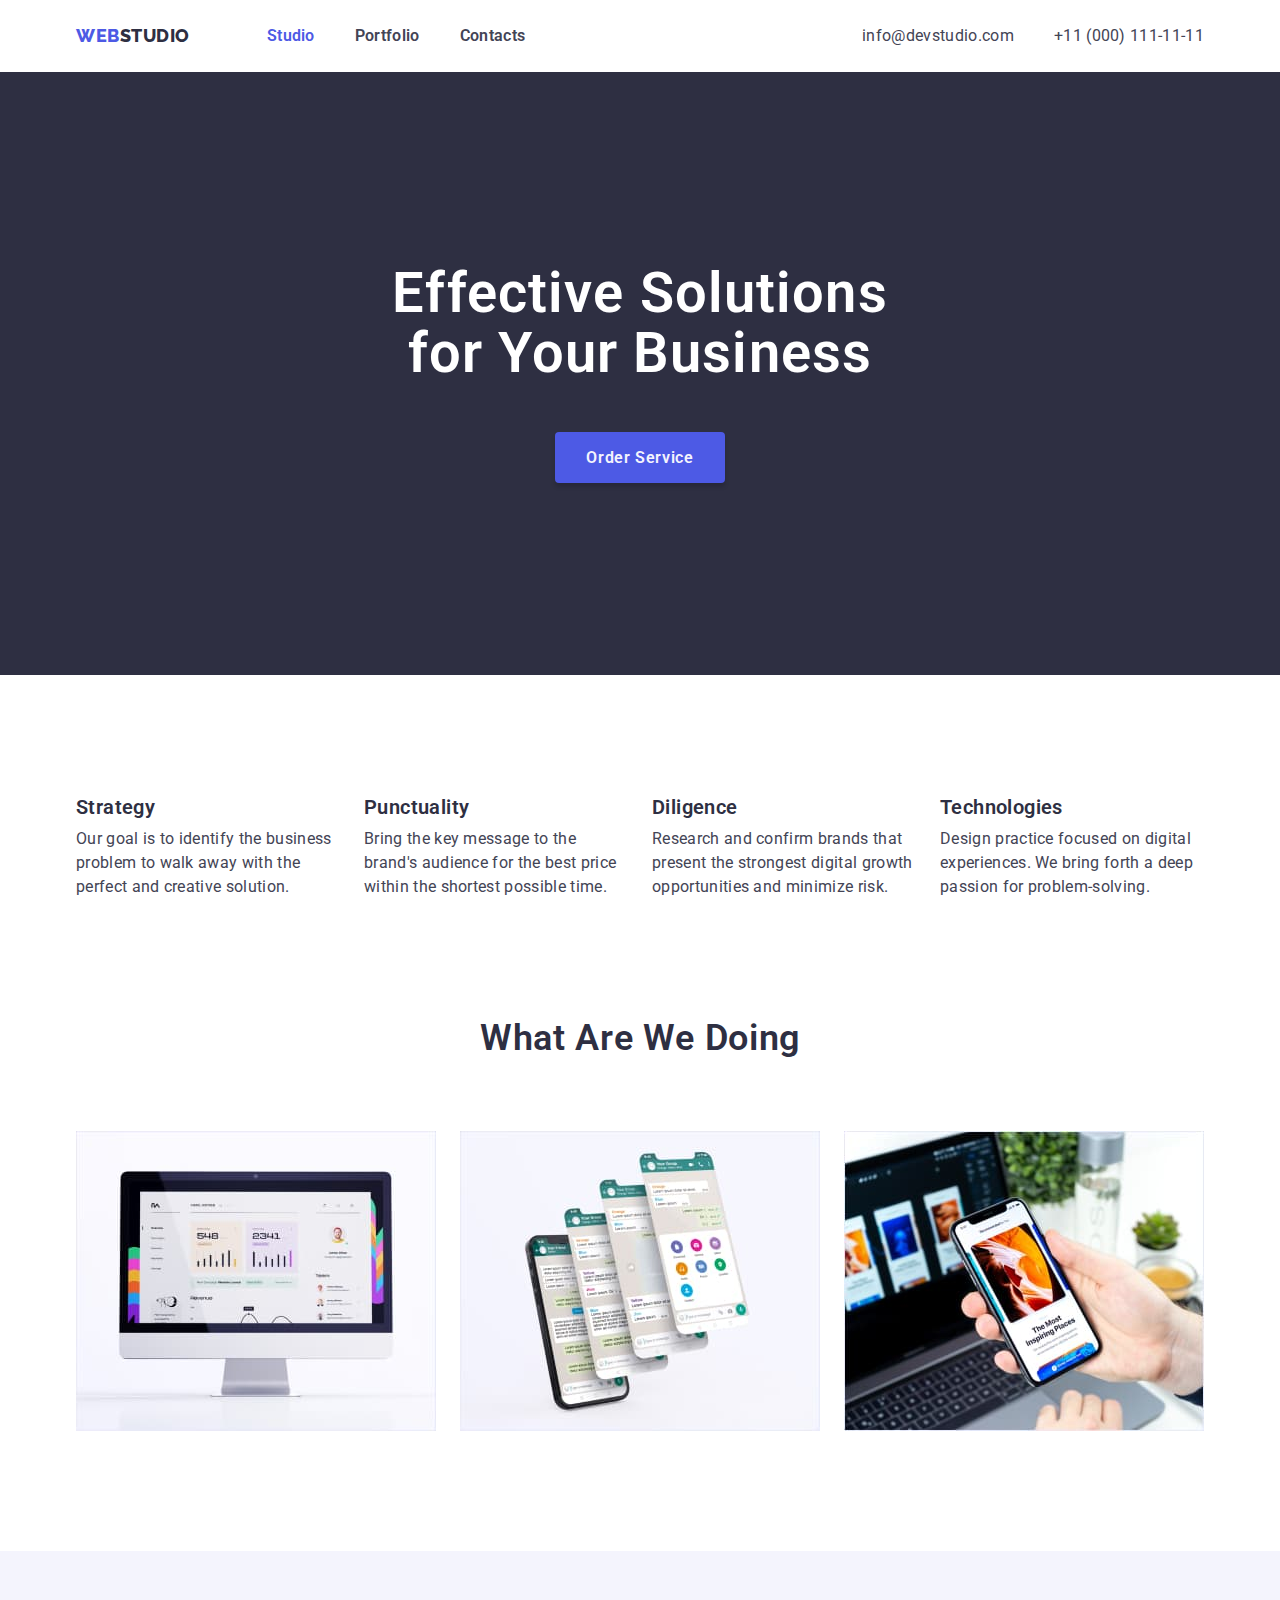
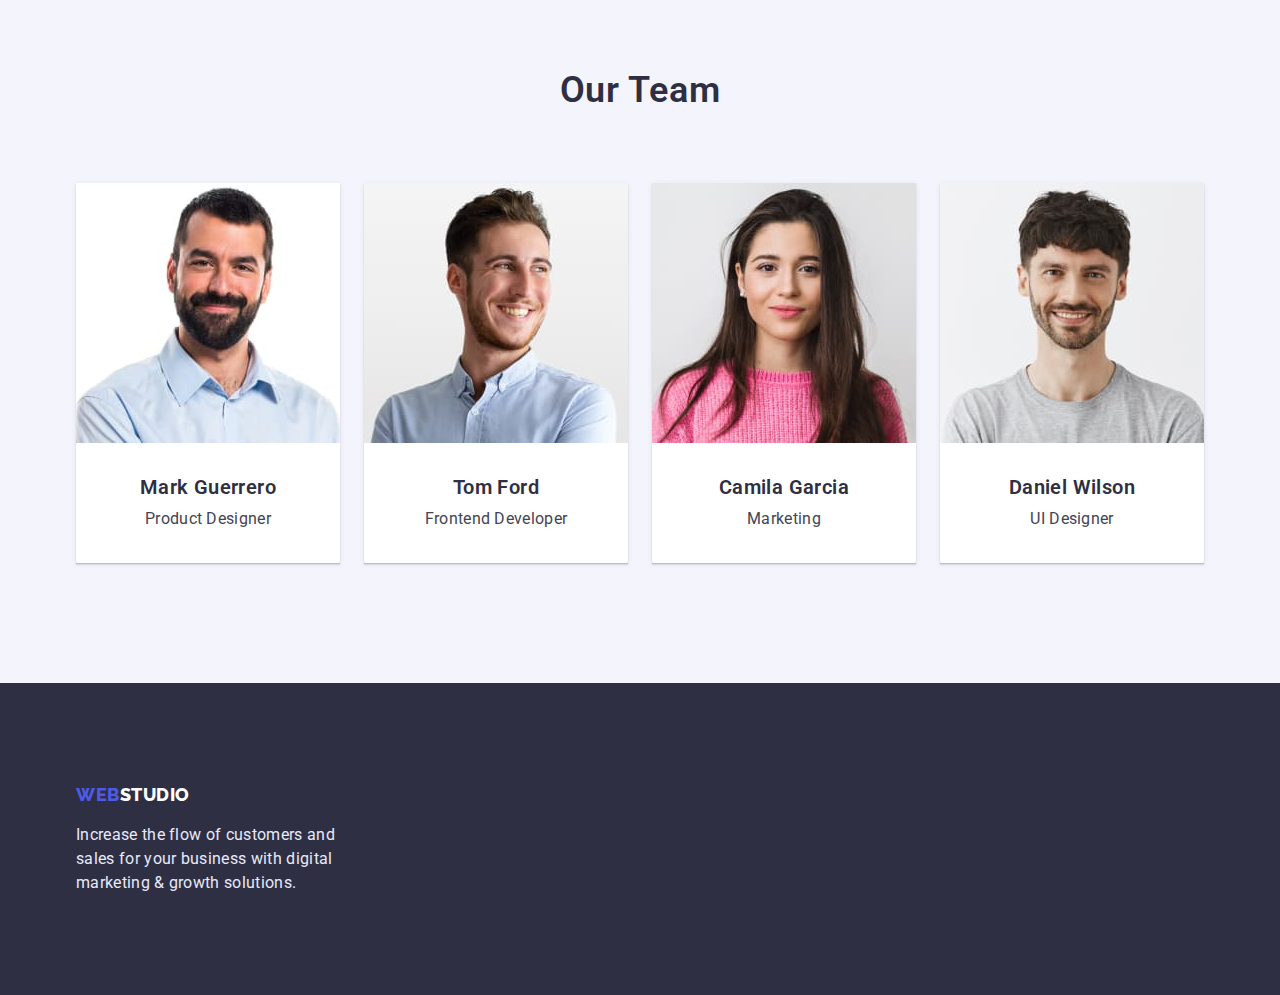
<file: index.html>
<!DOCTYPE html>
<html lang="en">

<head>
    <meta charset="UTF-8">
    <meta http-equiv="X-UA-Compatible" content="IE=edge">
    <meta name="viewport" content="width=device-width, initial-scale=1.0">
    <title>WEBSTUDIO</title>
    <link rel="preconnect" href="https://fonts.googleapis.com" >
    <link rel="preconnect" href="https://fonts.gstatic.com" crossorigin >
    <link
        href="https://fonts.googleapis.com/css2?family=Raleway:wght@700&family=Roboto:wght@400;500;700;900&display=swap"
        rel="stylesheet" >
    <link rel="stylesheet" href="./css/style.css" >
    <link rel="stylesheet" href="./css/normalize.css" >
</head>

<body>
    <header class="header">
        <div class="container header-container">
            <nav class="header-navigation">
                <a class="logo" href="./index.html"><span class="logo-part">Web</span>Studio</a>
                <ul class="list header-menu">
                    <li class="header-menu-item"><a class="nav-link active" href="./index.html">Studio</a></li>
                    <li class="header-menu-item"><a class="nav-link" href="./portfolio.html">Portfolio</a></li>
                    <li class="header-menu-item"><a class="nav-link" href="#">Contacts</a></li>
                </ul>
            </nav>
            <ul class="list header-contact">
                <li class="header-contact-item"><a class="contact-link" href="mailo:info@devstudio.com">info@devstudio.com</a></li>
                <li class="header-contact-item"><a class="contact-link" href="tel:+11(000)1111111">+11 (000) 111-11-11</a></li>
            </ul>
        </div>
    </header>
    <main>
        <section class="hero">
            <div class="container">
                <h1 class="hero-title">Effective Solutions for Your Business</h1>
                <button class="hero-button" type="button">Order Service</button>
            </div>
        </section>
        <section class="section about">
            <div class="container">
                <h2 class="about-title hidden">Information about our company</h2>
                <ul class="about-list list">
                    <li class="about-item">
                        <h3 class="about-item-title">Strategy</h3>
                        <p class="about-item-text">Our goal is to identify the business problem to walk away with the perfect and creative solution.
                        </p>
                    </li>
                    <li class="about-item">
                        <h3 class="about-item-title">Punctuality</h3>
                        <p class="about-item-text">Bring the key message to the brand's audience for the best price within the shortest possible
                            time.</p>
                    </li>
                    <li class="about-item">
                        <h3 class="about-item-title">Diligence</h3>
                        <p class="about-item-text">Research and confirm brands that present the strongest digital growth opportunities and minimize
                            risk.</p>
                    </li>
                    <li class="about-item">
                        <h3 class="about-item-title">Technologies</h3>
                        <p class="about-item-text">Design practice focused on digital experiences. We bring forth a deep passion for
                            problem-solving.</p>
                    </li>
                </ul>
            </div>
        </section>
        <section class="section doing">
            <div class="container">
                <h2 class="section-title">What are we doing</h2>
                <ul class="doing-list list">
                    <li class="doing-list-item"><img class="doing-image" width="360" src="./images/doing1.jpg" alt="computer"></li>
                    <li class="doing-list-item"><img class="doing-image" width="360" src="./images/doing2.jpg" alt="smartphone"></li>
                    <li class="doing-list-item"><img class="doing-image" width="360" src="./images/doing3.jpg" alt="smartphone in hand"></li>
                </ul>
            </div>
        </section>
        <section class="section team">
            <div class="container">
                <h2 class="section-title">Our Team</h2>
                <ul class="list team-list">
                    <li class="team-item">
                        <img class="team-item-image" width="264" src="./images/team1.jpg" alt="Mark Guerrero">
                        <div class="team-item-info">
                            <h3 class="team-item-title">Mark Guerrero</h3>
                            <p class="team-item-text">Product Designer</p>
                        </div>
                    </li>
                    <li class="team-item">
                        <img class="team-item-image" width="264" src="./images/team2.jpg" alt="Tom Ford">
                        <div class="team-item-info">
                            <h3 class="team-item-title">Tom Ford</h3>
                            <p class="team-item-text">Frontend Developer</p>
                        </div>
                    </li>
                    <li class="team-item">
                        <img class="team-item-image" width="264" src="./images/team3.jpg" alt="Camila Garcia">
                        <div class="team-item-info">
                            <h3 class="team-item-title">Camila Garcia</h3>
                            <p class="team-item-text">Marketing</p>
                        </div>
                    </li>
                    <li class="team-item">
                        <img class="team-item-image" width="264" src="./images/team4.jpg" alt="Daniel Wilson">
                        <div class="team-item-info">
                            <h3 class="team-item-title">Daniel Wilson</h3>
                            <p class="team-item-text">UI Designer</p>
                        </div>
                    </li>
                </ul>
            </div>
        </section>

    </main>
    <footer class="footer">
        <div class="container">
            <a class="logo" href="./index.html"><span class="logo-part">Web</span>Studio</a>
            <p class="footer-text">Increase the flow of customers and sales for your business with digital marketing &
            growth solutions.</p>
        </div>
    </footer>
</body>

</html>
</file>
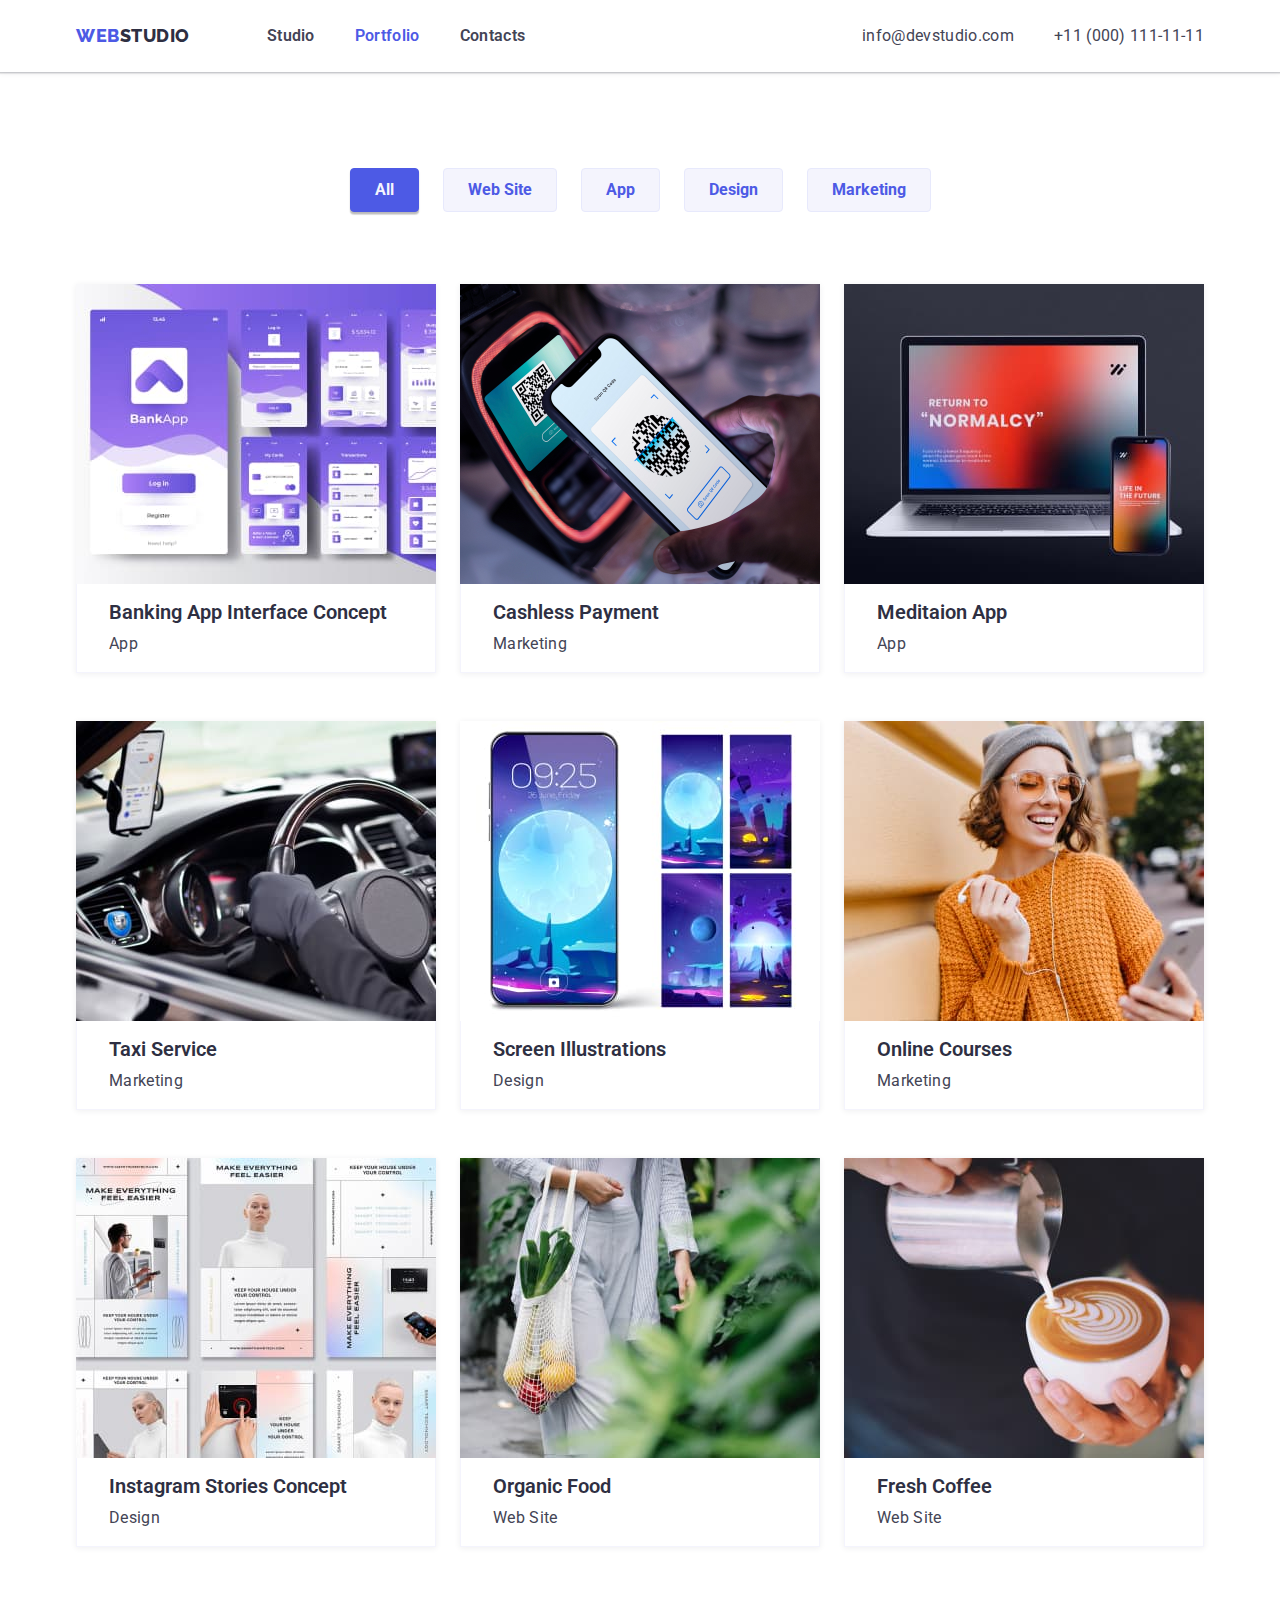
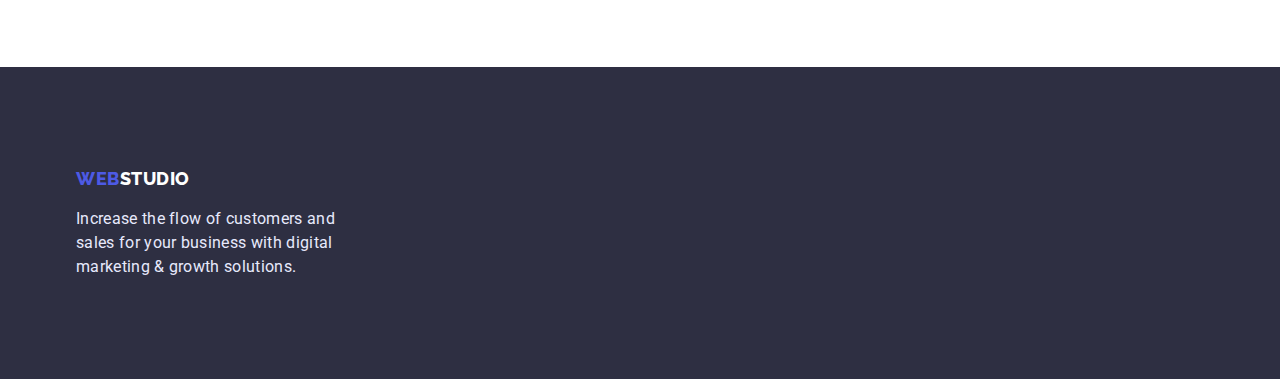
<file: portfolio.html>
<!DOCTYPE html>
<html lang="en">

<head>
  <meta charset="UTF-8">
  <meta http-equiv="X-UA-Compatible" content="IE=edge">
  <meta name="viewport" content="width=device-width, initial-scale=1.0">
  <title>Portfolio</title>
  <link rel="stylesheet" href="./css/style.css" >
  <link rel="preconnect" href="https://fonts.googleapis.com" >
  <link rel="preconnect" href="https://fonts.gstatic.com" crossorigin >
  <link href="https://fonts.googleapis.com/css2?family=Raleway:wght@700&family=Roboto:wght@400;500;700;900&display=swap"
    rel="stylesheet" >
  <link rel="stylesheet" href="./css/style.css" >
  <link rel="stylesheet" href="./css/normalize.css" >
</head>

<body>
  <header class="header">
    <div class="container header-container">
        <nav class="header-navigation">
            <a class="logo" href="./index.html"><span class="logo-part">Web</span>Studio</a>
            <ul class="list header-menu">
                <li class="header-menu-item"><a class="nav-link" href="./index.html">Studio</a></li>
                <li class="header-menu-item"><a class="nav-link active" href="./portfolio.html">Portfolio</a></li>
                <li class="header-menu-item"><a class="nav-link" href="#">Contacts</a></li>
            </ul>
        </nav>
        <ul class="list header-contact">
            <li class="header-contact-item"><a class="contact-link" href="mailo:info@devstudio.com">info@devstudio.com</a></li>
            <li class="header-contact-item"><a class="contact-link" href="tel:+11(000)1111111">+11 (000) 111-11-11</a></li>
        </ul>
    </div>
  </header>
  <main>
    <section class="products section">
      <div class="container">
        <h1 class="products-title hidden">Product cards</h1>
        <ul class="filter list">
          <li class="filter-item"><button class="filter-button active-button" type="button">All</button></li>
          <li class="filter-item"><button class="filter-button" type="button">Web Site</button></li>
          <li class="filter-item"><button class="filter-button" type="button">App</button></li>
          <li class="filter-item"><button class="filter-button" type="button">Design</button></li>
          <li class="filter-item"><button class="filter-button" type="button">Marketing</button></li>
        </ul>

        <ul class="products-list list">
          <li class="product-card">
            <a href="#" class="product-card-link">
              <div class="product-image-wrapper">
                <img src="./images/product1.jpg" alt="bankapp" width="360" >
              </div>
              <div class="product-info">
                <h2 class="product-title">Banking App Interface Concept</h2>
                <p class="product-description">App</p>
              </div>
            </a>
          </li>
          <li class="product-card">
            <a href="#" class="product-card-link">
              <div class="product-image-wrapper">
                <img src="./images/product2.jpg" alt="cash" width="360" >
              </div>
              <div class="product-info">
                <h2 class="product-title">Cashless Payment</h2>
                <p class="product-description">Marketing</p>
              </div>
            </a>
          </li>
          <li class="product-card">
            <a href="#" class="product-card-link">
              <div class="product-image-wrapper">
                <img src="./images/product3.jpg" alt="Meditaion" width="360" >
              </div>
              <div class="product-info">
                <h2 class="product-title">Meditaion App</h2>
                <p class="product-description">App</p>
              </div>
            </a>
          </li>
          <li class="product-card">
            <a href="#" class="product-card-link">
              <div class="product-image-wrapper">
                <img src="./images/product4.jpg" alt="Taxi" width="360" >
              </div>
              <div class="product-info">
                <h2 class="product-title">Taxi Service</h2>
                <p class="product-description">Marketing</p>
              </div>
            </a>
          </li>
          <li class="product-card">
            <a href="#" class="product-card-link">
              <div class="product-image-wrapper">
                <img src="./images/product5.jpg" alt="Screen" width="360" >
              </div>
              <div class="product-info">
                <h2 class="product-title">Screen Illustrations</h2>
                <p class="product-description">Design</p>
              </div>
            </a>
          </li>
          <li class="product-card">
            <a href="#" class="product-card-link">
              <div class="product-image-wrapper">
                <img src="./images/product6.jpg" alt="Courses" width="360" >
              </div>
              <div class="product-info">
                <h2 class="product-title">Online Courses</h2>
                <p class="product-description">Marketing</p>
              </div>
            </a>
          </li>
          <li class="product-card">
            <a href="#" class="product-card-link">
              <div class="product-image-wrapper">
                <img src="./images/product7.jpg" alt="Instagram Stories" width="360" >
                </div>
                <div class="product-info">
                  <h2 class=" product-title">Instagram Stories Concept</h2>
                  <p class="product-description">Design</p>
                </div>
            </a>
          </li>
          <li class="product-card">
            <a href="#" class="product-card-link">
              <div class="product-image-wrapper">
                <img src="./images/product8.jpg" alt="Organic food" width="360" >
              </div>
              <div class="product-info">
                <h2 class="product-title">Organic Food</h2>
                <p class="product-description">Web Site</p>
              </div>
            </a>
          </li>
          <li class="product-card">
            <a href="#" class="product-card-link">
              <div class="product-image-wrapper">
                <img src="./images/product9.jpg" alt="Fresh Coffee" width="360" >
              </div>
              <div class="product-info">
                <h2 class="product-title">Fresh Coffee</h2>
                <p class="product-description">Web Site</p>
              </div>
            </a>
          </li>
        </ul>
      </div>
    </section>
  </main>
  <footer class="footer">
    <div class="container">
      <a class="logo" href="./index.html"><span class="logo-part">Web</span>Studio</a>
      <p class="footer-text">Increase the flow of customers and sales for your business with digital marketing & growth
      solutions.</p>
    </div>
  </footer>
</body>

</html>
</file>
<file: css/style.css>
:root{
  --primary-text-color: #2E2F42;
  --secondary-text-color: #434455;
  --main-light-color: #FFFFFF;
  --secondary-light-color: #E7E9FC;
  --tertiary-light-color: #F4F4FD;
  --main-button-color: #4D5AE5;
  --active-button-color: #404BBF;
}

* {
  margin: 0;
  padding: 0;
  box-sizing: border-box;
}

body {
  color: var(--primary-text-color);
  background-color: var(--main-light-color);
  font-family: 'Roboto', sans-serif;
  font-size: 16px;
}

img {
  display: block;
  max-width: 100%;
}

.container {
  max-width: 1158px;
  padding: 0 15px;
  margin: 0 auto;
}

.section {
  padding: 120px 0;
}

.header {
  background: var(--main-light-color);
  box-shadow: 0px 2px 1px rgba(46, 47, 66, 0.08), 0px 1px 1px rgba(46, 47, 66, 0.16), 0px 1px 6px rgba(46, 47, 66, 0.08);
}

.header-container {
  display: flex;
  align-items: center;
  justify-content: space-between;
}

.header-navigation, .header-menu, .header-contact {
  display: flex;
  align-items: center;
}

.header-menu-item:not(:last-of-type) {
  margin-right: 40px;
}

.header-contact-item:not(:last-of-type) {
  margin-right: 40px;
}

.header .logo {
  margin-right: 77px;
}

.hidden {
  position: absolute;
  white-space: nowrap;
  width: 1px;
  height: 1px;
  overflow: hidden;
  border: 0;
  padding: 0;
  clip: rect(0 0 0 0);
  clip-path: inset(50%);
  margin: -1px;
}

.logo {
  font-family: 'Raleway', sans-serif;
  font-size: 18px;
  font-weight: 800;
  letter-spacing: 0.03em;
  line-height: 1.33;
  color: var(--primary-text-color);
  text-transform: uppercase;
  text-decoration: none;
}

.logo-part {
  color: var(--main-button-color);
}

.list {
  list-style: none;
}

.nav-link {
  display: block;
  font-weight: 600;
  color: var(--secondary-text-color);
  text-decoration: none;
  letter-spacing: 0.02em;
  line-height: 1.5;
  padding: 24px 0;
}

.nav-link:hover,
.nav-link:focus,
.nav-link.active {
  color: var(--main-button-color);
}

.contact-link {
  display: block;
  color: var(--secondary-text-color);
  text-decoration: none;
  line-height: 1.5;
  letter-spacing: 0.02em;
  padding: 24px 0;
}

.contact-link:hover,
.contact-link:focus {
  color: var(--main-button-color);
}

.filter-button {
  background-color: var(--tertiary-light-color);
  color: var(--main-button-color);
  font-weight: 700;
  border: 1px solid var(--secondary-light-color);
  cursor: pointer;
  font-family: inherit;
  padding: 12px 24px;
  border-radius: 4px;
}

.filter-button:hover,
.filter-button:focus,
.active-button {
  background-color: var(--main-button-color);
  color: var(--tertiary-light-color);
  border-color: var(--main-button-color);
  box-shadow: 0px 3px 1px rgba(0, 0, 0, 0.1), 0px 2px 1px rgba(0, 0, 0, 0.08), 0px 2px 2px rgba(0, 0, 0, 0.12);
}

.hero {
  background-color: var(--primary-text-color);
  padding: 192px 0;
}

.hero-title {
  font-weight: 600;
  font-size: 56px;
  line-height: 1.07;
  letter-spacing: 0.02em;
  color: var(--main-light-color);
  text-align: center;
  max-width: 500px;
  margin: 0 auto 48px auto;
}

.hero-button {
  background-color: var(--main-button-color);
  color: var(--tertiary-light-color);
  font-family: inherit;
  font-weight: 600;
  font-size: 16px;
  line-height: 1.19;
  letter-spacing: 0.04em;
  cursor: pointer;
  border: none;
  outline: none;
  margin: 0 auto;
  height: 51px;
  width: 170px;
  display: flex;
  justify-content: center;
  align-items: center;
  box-shadow: 0px 4px 4px rgba(0, 0, 0, 0.15);
  border-radius: 4px;
}

.hero-button:hover,
.hero-button:focus {
  background-color: var(--active-button-color);
}

.doing {
  padding-top: 0;
}

.about-list {
  display: flex;
  justify-content: space-between;
}

.about-item {
  width: calc((100% - 72px) / 4);
}

.about-item-title {
  font-weight: 600;
  font-size: 20px;
  line-height: 1.2;
  letter-spacing: 0.02em;
  margin-bottom: 8px;
}

.about-item-text {
  color: var(--secondary-text-color);
  line-height: 1.5;
  letter-spacing: 0.02em;
}

.section-title {
  font-weight: 600;
  font-size: 36px;
  line-height: 1.11;
  letter-spacing: 0.02em;
  text-transform: capitalize;
  margin-bottom: 72px;
  text-align: center;
}

.doing-list {
  display: flex;
  justify-content: space-between;
}

.doing-list-item {
  width: calc((100% - 48px) / 3);
}

.doing-image {
  width: 100%;
}

.team {
  background-color: var(--tertiary-light-color);
}

.team-list {
  display: flex;
  justify-content: space-between;
}

.team-item {
  width: calc((100% - 72px) / 4);
  box-shadow: 0px 1px 6px rgba(46, 47, 66, 0.08), 0px 1px 1px rgba(46, 47, 66, 0.16), 0px 2px 1px rgba(46, 47, 66, 0.08);
}

.team-item-image {
  width: 100%;
}

.team-item-info {
  background-color: var(--main-light-color);
  padding: 32px;
  border-radius: 0px 0px 4px 4px;
}

.team-item-title {
  font-weight: 600;
  font-size: 20px;
  line-height: 1.2;
  letter-spacing: 0.02em;
  margin-bottom: 8px;
  text-align: center;
}

.team-item-text {
  color: var(--secondary-text-color);
  line-height: 1.5;
  letter-spacing: 0.02em;
  text-align: center;
}

.footer {
  background-color: var(--primary-text-color);
  padding: 100px 0;
}

.footer-text {
  color: var(--secondary-light-color);
  line-height: 1.5;
  letter-spacing: 0.02em;
  max-width: 264px;
}

.footer .logo {
  display: block;
  color: var(--main-light-color);
  margin-bottom: 16px;
}

.products {
  padding-top: 96px;
}

.filter {
  display: flex;
  justify-content: center;
  margin-bottom: 72px;
}

.filter-item:not(:last-of-type) {
  margin-right: 24px;
}

.products-list {
  display: flex;
  justify-content: space-between;
  flex-wrap: wrap;
  margin: 0 -24px -48px 0;
}

.product-card-link {
  text-decoration: none;
}

.product-card {
  box-shadow: 0px 1px 6px rgba(46, 47, 66, 0.08);
  margin: 0 24px 48px 0;
}

.product-info {
  padding: 16px 32px;
  background: var(--main-light-color);
  border-left: 0.5px solid var(--tertiary-light-color);
  border-right: 0.5px solid var(--tertiary-light-color);
  border-bottom: 0.5px solid var(--tertiary-light-color);
}

.product-title{
  color: var(--primary-text-color);
  font-weight: 600;
  font-size: 20px;
  line-height: 1.2;
  margin-bottom: 8px;
}

.product-description{
  color: var(--secondary-text-color);
  line-height: 1.5;
  letter-spacing: 0.02em;
}
</file>
